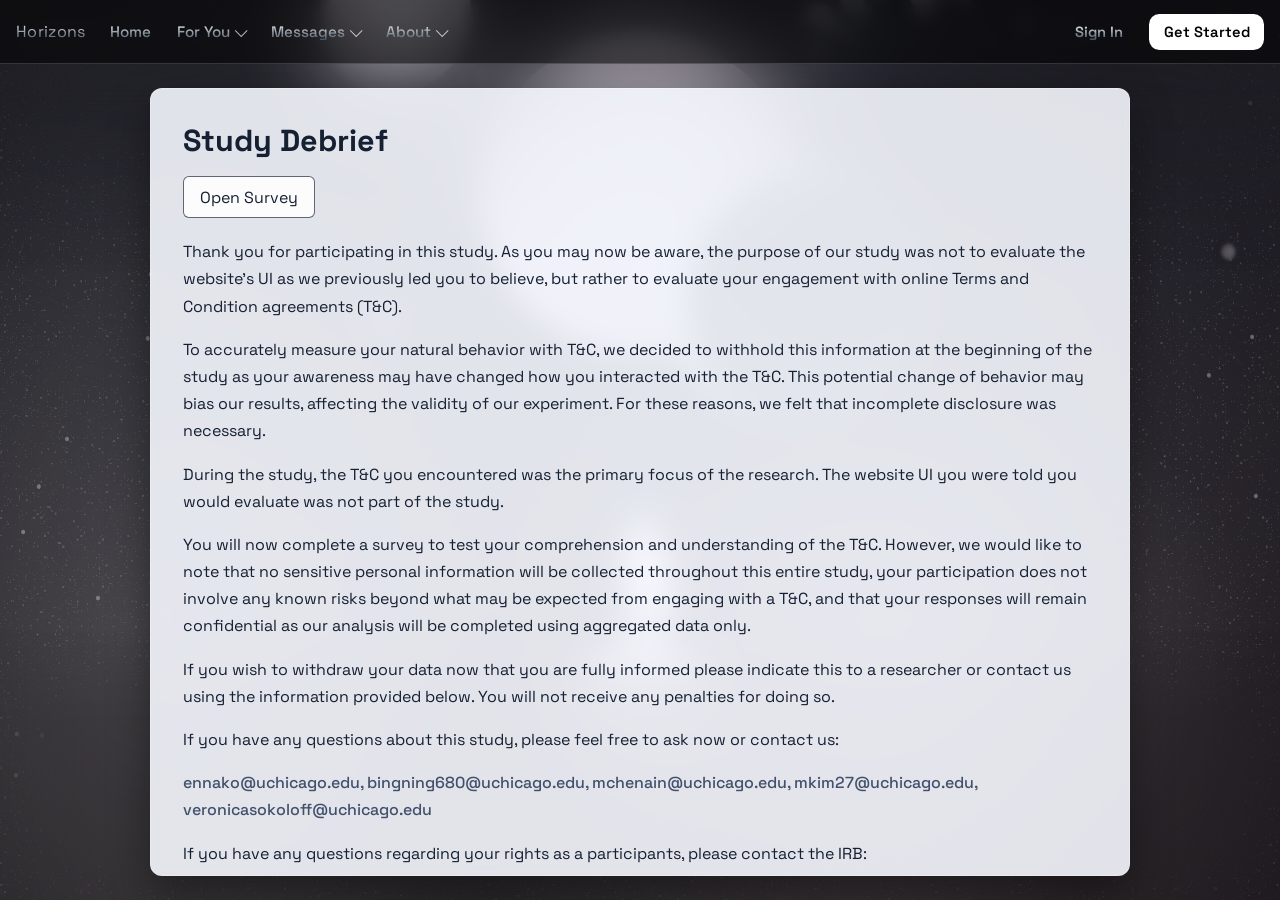
<file: link.html>
<!DOCTYPE html>
<html lang="en">

<head>
  <meta charset="UTF-8" />
  <meta name="viewport" content="width=device-width, initial-scale=1.0" />
  <title>Next Page</title>
  <link rel="stylesheet" href="styles.css" />
</head>

<body>
  <div id="cosmicBackground" class="cosmic-background" aria-hidden="true">
    <div class="stars"></div>
    <div class="stars-highlights"></div>
    <div class="planets" data-count="5"></div>
    <div class="planets-2" data-count="50"></div>
    <div class="startails" data-count="201"></div>
    <div class="scene">
      <div class="sun"></div>
      <div class="planet"></div>
      <div class="planet-2"></div>
      <div class="planet-3"></div>
      <div class="planet-4"></div>
      <div class="planet-6"></div>
      <div class="planet-5">
        <div class="structure-1"></div>
        <div class="structure-2"></div>
        <div class="structure-3"></div>
      </div>
      <div class="human">
        <div class="neck"></div>
        <div class="head"></div>
        <div class="body">
          <div class="shoulder"></div>
          <div class="back"></div>
          <div class="hip">
            <div class="center"></div>
          </div>
        </div>
        <div class="leg left">
          <div class="knee"></div>
          <div class="lower"></div>
        </div>
        <div class="leg right">
          <div class="knee"></div>
          <div class="lower"></div>
        </div>
        <div class="arm left">
          <div class="hand"></div>
        </div>
        <div class="arm right">
          <div class="hand"></div>
        </div>
      </div>
      <div class="human shadow">
        <div class="neck"></div>
        <div class="head"></div>
        <div class="body">
          <div class="shoulder"></div>
          <div class="back"></div>
          <div class="hip">
            <div class="center"></div>
          </div>
        </div>
        <div class="leg left">
          <div class="knee"></div>
          <div class="lower"></div>
        </div>
        <div class="leg right">
          <div class="knee"></div>
          <div class="lower"></div>
        </div>
        <div class="arm left">
          <div class="hand"></div>
        </div>
        <div class="arm right">
          <div class="hand"></div>
        </div>
      </div>
      <div class="cuboid">
        <div class="top">
          <div class="outline"></div>
          <div class="outline"></div>
          <div class="outline"></div>
          <div class="outline"></div>
        </div>
        <div class="front"></div>
        <div class="right"></div>
      </div>
    </div>
    <div class="highlight"></div>
    <div class="color-filter"></div>
    <svg class="cosmic-filter" xmlns="http://www.w3.org/2000/svg">
      <filter id="stars">
        <feTurbulence baseFrequency="0.275"></feTurbulence>
        <feColorMatrix values="0 0 0 9 -5
                    0 0 0 9 -4
                    0 0 0 9 -5
                    0 0 0 0 1"></feColorMatrix>
      </filter>
      <filter id="stars-highlights">
        <feTurbulence baseFrequency="0.675"></feTurbulence>
        <feColorMatrix values="0 0 0 9 -5
                    0 0 0 9 -4
                    0 0 0 9 -5
                    0 0 0 0 1"></feColorMatrix>
      </filter>
      <filter id="planet-structure">
        <feTurbulence baseFrequency="0.195"></feTurbulence>
        <feColorMatrix values="0 0 0 1 -9
                    0 0 0 9 -1.5
                    0 0 0 2 -6
                    0 0 0 0 1"></feColorMatrix>
      </filter>
    </svg>
  </div>

  <header class="site-header">
    <div class="site-header-inner">
      <div class="site-header-left">
        <details class="mobile-navigation">
          <summary class="mobile-navigation-toggle" aria-label="Open navigation menu">
            <span></span>
            <span></span>
            <span></span>
          </summary>
          <div class="mobile-navigation-panel">
            <a href="#" class="mobile-navigation-link"><span class="nav-gradient-text">Home</span></a>

            <div class="mobile-navigation-section">
              <p class="mobile-navigation-heading"><span class="nav-gradient-text">For You</span></p>
              <a href="#" class="mobile-navigation-link"><span class="nav-gradient-text">Easter Eggs</span></a>
              <a href="#" class="mobile-navigation-link"><span class="nav-gradient-text">Documentation</span></a>
              <a href="#" class="mobile-navigation-link"><span class="nav-gradient-text">Templates</span></a>
            </div>

            <div class="mobile-navigation-section">
              <p class="mobile-navigation-heading"><span class="nav-gradient-text">Messages</span></p>
              <a href="#" class="mobile-navigation-link"><span class="nav-gradient-text">You're a taxi.</span></a>
              <a href="#" class="mobile-navigation-link"><span class="nav-gradient-text">No brain rot here. Cause I will skibidi rizz other brain rot words</span></a>
              <a href="#" class="mobile-navigation-link"><span class="nav-gradient-text">I'm excited to announce that I will be working at Mickey Mouse Clubhouse this summer</span></a>
              <a href="#" class="mobile-navigation-link"><span class="nav-gradient-text">My mom is kinda homeless</span></a>
            </div>

            <div class="mobile-navigation-section">
              <p class="mobile-navigation-heading"><span class="nav-gradient-text">About</span></p>
              <a href="#" class="mobile-navigation-link"><span class="nav-gradient-text">Cookie Monster</span></a>
              <a href="#" class="mobile-navigation-link"><span class="nav-gradient-text">Son I'm Crine</span></a>
              <a href="#" class="mobile-navigation-link"><span class="nav-gradient-text">Megamind</span></a>
            </div>
          </div>
        </details>

        <a href="#" class="site-logo"><span class="nav-gradient-text">Horizons</span></a>

        <nav class="desktop-navigation" aria-label="Primary navigation">
          <a href="#" class="navigation-link"><span class="nav-gradient-text">Home</span></a>

          <details class="navigation-dropdown">
            <summary class="navigation-trigger"><span class="nav-gradient-text">For You</span></summary>
            <div class="navigation-panel navigation-panel-description">
              <a href="#" class="navigation-card">
                <span class="navigation-card-title">Easter Eggs</span>
                <span class="navigation-card-description">There are no easter eggs in this application, go away.</span>
              </a>
              <a href="#" class="navigation-card">
                <span class="navigation-card-title">Documentation</span>
                <span class="navigation-card-description">There is not much to learn really.</span>
              </a>
              <a href="#" class="navigation-card">
                <span class="navigation-card-title">Templates</span>
                <span class="navigation-card-description">Shoutout 21st.dev and codepen for background UI
                  inspiration!</span>
              </a>
            </div>
          </details>

          <details class="navigation-dropdown">
            <summary class="navigation-trigger"><span class="nav-gradient-text">Messages</span></summary>
            <div class="navigation-panel navigation-panel-vertical">
              <a href="#" class="navigation-card">
                <span class="navigation-card-title">You're a taxi.</span>
              </a>
              <a href="#" class="navigation-card">
                <span class="navigation-card-title">No brain rot here. Cause I will skibidi rizz other brain rot
                  words</span>
              </a>
              <a href="#" class="navigation-card">
                <span class="navigation-card-title">I'm excited to announce that I will be working at Mickey Mouse
                  Clubhouse this summer</span>
              </a>
              <a href="#" class="navigation-card">
                <span class="navigation-card-title">My mom is kinda homeless</span>
              </a>
            </div>
          </details>

          <details class="navigation-dropdown">
            <summary class="navigation-trigger"><span class="nav-gradient-text">About</span></summary>
            <div class="navigation-panel navigation-panel-icon">
              <a href="#" class="navigation-card navigation-card-icon">
                <span class="navigation-card-symbol">🍪</span>
                <span class="navigation-card-title">Cookie Monster</span>
              </a>
              <a href="#" class="navigation-card navigation-card-icon">
                <span class="navigation-card-symbol">😭</span>
                <span class="navigation-card-title">Son I'm Crine</span>
              </a>
              <a href="#" class="navigation-card navigation-card-icon">
                <span class="navigation-card-symbol">🧠</span>
                <span class="navigation-card-title">Megamind</span>
              </a>
            </div>
          </details>
        </nav>
      </div>

      <div class="site-header-right">
        <a href="#" class="header-action header-action-secondary"><span class="nav-gradient-text">Sign In</span></a>
        <a href="#" class="header-action header-action-primary"><span>Get Started</span></a>
      </div>
    </div>
  </header>

  <main class="page-wrapper">
    <section class="content-card second-page debrief-card">
      <h1>Study Debrief</h1>
      <a class="primary-link"
        href="https://docs.google.com/forms/d/e/1FAIpQLSdFH65s2Tv7H8bmhKfwXR2Yf7Ht1kdsTFJBsW1dng1e1Vuc5w/viewform?usp=publish-editor"
        target="_blank" rel="noopener noreferrer">
        Open Survey
      </a>
      <p>
        Thank you for participating in this study. As you may now be aware, the purpose of our
        study was not to evaluate the website's UI as we previously led you to believe, but
        rather to evaluate your engagement with online Terms and Condition agreements (T&amp;C).
      </p>
      <p>
        To accurately measure your natural behavior with T&amp;C, we decided to withhold this
        information at the beginning of the study as your awareness may have changed how you
        interacted with the T&amp;C. This potential change of behavior may bias our results,
        affecting the validity of our experiment. For these reasons, we felt that incomplete
        disclosure was necessary.
      </p>
      <p>
        During the study, the T&amp;C you encountered was the primary focus of the research. The
        website UI you were told you would evaluate was not part of the study.
      </p>
      <p>
        You will now complete a survey to test your comprehension and understanding of the T&amp;C.
        However, we would like to note that no sensitive personal information will be collected
        throughout this entire study, your participation does not involve any known risks beyond
        what may be expected from engaging with a T&amp;C, and that your responses will remain
        confidential as our analysis will be completed using aggregated data only.
      </p>
      <p>
        If you wish to withdraw your data now that you are fully informed please indicate this to
        a researcher or contact us using the information provided below. You will not receive any
        penalties for doing so.
      </p>
      <p>
        If you have any questions about this study, please feel free to ask now or contact us:
      </p>
      <p class="contact-line">
        ennako@uchicago.edu, bingning680@uchicago.edu, mchenain@uchicago.edu, mkim27@uchicago.edu,
        veronicasokoloff@uchicago.edu
      </p>
      <p>
        If you have any questions regarding your rights as a participants, please contact the
        IRB:
      </p>
      <p class="contact-line">
        <a class="inline-text-link" href="https://sbsirb.uchicago.edu/aurairb/participants/" target="_blank"
          rel="noopener noreferrer">
          https://sbsirb.uchicago.edu/aurairb/participants/
        </a>
      </p>
      <p>Please ensure you complete the survey before leaving. Thank you for your time and participation.</p>
    </section>
  </main>

  <script src="script.js?v=visual-condition-1"></script>
</body>

</html>
</file>
<file: styles.css>
@import url("https://fonts.googleapis.com/css2?family=Space+Grotesk:wght@300;400;500;600;700&display=swap");

:root {
  --page-background-color: #050816;
  --card-background-color: rgba(247, 249, 255, 0.9);
  --card-border-color: rgba(255, 255, 255, 0.24);
  --card-shadow-color: rgba(0, 0, 0, 0.42);
  --text-color: #162033;
  --muted-text-color: #41506c;
  --field-border-color: rgba(57, 72, 102, 0.28);
  --field-background-color: rgba(255, 255, 255, 0.95);
  --button-background-color: rgba(255, 255, 255, 0.9);
  --button-border-color: rgba(29, 39, 61, 0.7);
  --button-hover-color: #dce8ff;
  --focus-outline-color: #9fd0ff;
  --header-height: 4rem;
  --spacing-medium: 1rem;
  --spacing-large: 1.5rem;
  --corner-radius: 12px;
  --header-text-gradient: linear-gradient(180deg, #ffffff 0%, #38495a 100%);
  --content-card-maximum-width: 900px;
  --terms-document-desktop-minimum-height: 20rem;
  --terms-document-mobile-minimum-height: 16rem;
  --terms-document-maximum-height: 44rem;
  --terms-symbol-key-width: 18rem;
  --terms-symbol-icon-size: 2.75rem;
}

* {
  box-sizing: border-box;
}

html {
  overflow-x: hidden;
}

body {
  margin: 0;
  font-family: "Space Grotesk", "Segoe UI", sans-serif;
  min-height: 100vh;
  min-height: 100dvh;
  color: var(--text-color);
  position: relative;
  overflow-x: hidden;
  overflow-y: auto;
  background: var(--page-background-color);
}

.cosmic-background *,
.cosmic-background *::before,
.cosmic-background *::after {
  box-sizing: border-box;
}

.cosmic-filter {
  position: absolute;
  width: 0;
  height: 0;
}

.site-header {
  position: relative;
  z-index: 20;
  height: var(--header-height);
  border-bottom: 1px solid rgba(255, 255, 255, 0.16);
  background: rgba(0, 0, 0, 0.52);
  backdrop-filter: blur(8px);
  color: #ffffff;
}

.terms-page-locked .site-header {
  pointer-events: none;
  background: rgba(0, 0, 0, 0.52);
}

.site-header-inner {
  display: flex;
  align-items: center;
  justify-content: space-between;
  gap: 1rem;
  max-width: 100%;
  height: 100%;
  padding: 0 1rem;
}

.site-header-left,
.site-header-right {
  display: flex;
  align-items: center;
  gap: 0.75rem;
}

.site-header-left {
  min-width: 0;
}

.site-logo,
.navigation-link,
.navigation-trigger,
.header-action,
.mobile-navigation-link {
  color: #ffffff;
  text-decoration: none;
  font-family: "Space Grotesk", "Segoe UI", sans-serif;
  font-weight: 300;
}

.nav-gradient-text {
  display: inline-block;
  background-image: var(--header-text-gradient);
  background-size: 100% 100%;
  background-repeat: no-repeat;
  -webkit-background-clip: text;
  background-clip: text;
  -webkit-text-fill-color: transparent;
}

.site-logo {
  font-weight: 400;
  letter-spacing: 0.02em;
}

.desktop-navigation {
  display: flex;
  align-items: center;
  gap: 0.15rem;
}

.navigation-link,
.navigation-trigger {
  display: inline-flex;
  align-items: center;
  gap: 0.35rem;
  min-height: 2.5rem;
  padding: 0.5rem 0.75rem;
  border-radius: 0.55rem;
  font-size: 0.95rem;
  font-weight: 500;
  background: transparent;
  cursor: pointer;
  list-style: none;
  white-space: nowrap;
}

.navigation-trigger::-webkit-details-marker {
  display: none;
}

.navigation-link:hover,
.navigation-trigger:hover,
.navigation-dropdown[open] > .navigation-trigger {
  background: rgba(255, 255, 255, 0.12);
}

.navigation-dropdown {
  position: relative;
}

.navigation-trigger::after {
  content: "";
  width: 0.5rem;
  height: 0.5rem;
  border-right: 1.5px solid rgba(255, 255, 255, 0.85);
  border-bottom: 1.5px solid rgba(255, 255, 255, 0.85);
  transform: rotate(45deg) translateY(-1px);
  opacity: 0.8;
}

.navigation-dropdown[open] > .navigation-trigger::after {
  transform: rotate(225deg) translateY(-1px);
}

.navigation-panel {
  position: absolute;
  top: calc(100% + 0.65rem);
  left: 0;
  display: grid;
  gap: 0.75rem;
  min-width: 20rem;
  padding: 1rem;
  border: 1px solid rgba(255, 255, 255, 0.14);
  border-radius: 1rem;
  background: rgba(12, 12, 12, 0.96);
  box-shadow: 0 20px 45px rgba(0, 0, 0, 0.45);
}

.navigation-panel-description {
  width: 24rem;
}

.navigation-panel-simple,
.navigation-panel-icon {
  grid-template-columns: repeat(2, minmax(0, 1fr));
  width: 22rem;
}

.navigation-panel-vertical {
  display: flex;
  flex-direction: column;
  width: 11rem;
}

.navigation-card {
  display: block;
  padding: 0.85rem;
  border-radius: 0.8rem;
  color: #ffffff;
  text-decoration: none;
  background: transparent;
}

.navigation-card:hover {
  background: rgba(255, 255, 255, 0.08);
}

.navigation-card-title {
  display: block;
  font-size: 0.94rem;
  font-weight: 600;
}

.navigation-panel-vertical .navigation-card-title {
  overflow: hidden;
  text-overflow: ellipsis;
  white-space: nowrap;
}

.navigation-card-description {
  display: block;
  margin-top: 0.35rem;
  color: rgba(255, 255, 255, 0.7);
  font-size: 0.86rem;
  line-height: 1.4;
}

.navigation-card-icon {
  display: flex;
  align-items: center;
  gap: 0.7rem;
}

.navigation-card-symbol {
  flex-shrink: 0;
  width: 1.2rem;
  text-align: center;
  opacity: 0.86;
}

.header-action {
  display: inline-flex;
  align-items: center;
  justify-content: center;
  min-height: 2.25rem;
  padding: 0.55rem 0.9rem;
  border-radius: 0.65rem;
  font-size: 0.92rem;
  font-weight: 600;
}

.header-action-secondary {
  background: transparent;
}

.header-action-secondary:hover {
  background: rgba(255, 255, 255, 0.12);
}

.header-action-primary {
  color: #000000;
  background: #ffffff;
}

.header-action-primary:hover {
  background: #e9e9e9;
}

.mobile-navigation {
  display: none;
  position: relative;
}

.mobile-navigation-toggle {
  display: inline-flex;
  flex-direction: column;
  justify-content: center;
  gap: 0.24rem;
  width: 2.5rem;
  height: 2.5rem;
  padding: 0.5rem;
  border-radius: 0.6rem;
  cursor: pointer;
  list-style: none;
}

.mobile-navigation-toggle::-webkit-details-marker {
  display: none;
}

.mobile-navigation-toggle:hover,
.mobile-navigation[open] .mobile-navigation-toggle {
  background: rgba(255, 255, 255, 0.12);
}

.mobile-navigation-toggle span {
  display: block;
  width: 100%;
  height: 2px;
  background: #ffffff;
  border-radius: 999px;
}

.mobile-navigation-panel {
  position: absolute;
  top: calc(100% + 0.65rem);
  left: 0;
  width: min(16rem, calc(100vw - 2rem));
  padding: 0.55rem;
  border: 1px solid rgba(255, 255, 255, 0.14);
  border-radius: 1rem;
  background: rgba(12, 12, 12, 0.97);
  box-shadow: 0 20px 45px rgba(0, 0, 0, 0.45);
}

.mobile-navigation-section {
  margin-top: 0.55rem;
  padding-top: 0.55rem;
  border-top: 1px solid rgba(255, 255, 255, 0.1);
}

.mobile-navigation-heading {
  margin: 0 0 0.3rem;
  padding: 0 0.55rem;
  color: rgba(255, 255, 255, 0.78);
  font-family: "Space Grotesk", "Segoe UI", sans-serif;
  font-weight: 300;
  font-size: 0.72rem;
  letter-spacing: 0.08em;
  text-transform: uppercase;
}

.mobile-navigation-link {
  display: block;
  padding: 0.7rem 0.55rem;
  border-radius: 0.7rem;
  font-size: 0.95rem;
}

.mobile-navigation-link:hover {
  background: rgba(255, 255, 255, 0.08);
}

.page-wrapper {
  display: flex;
  align-items: center;
  justify-content: center;
  min-height: calc(100vh - var(--header-height));
  min-height: calc(100dvh - var(--header-height));
  padding: var(--spacing-large);
  position: relative;
  z-index: 10;
}

.content-card {
  width: 100%;
  max-width: var(--content-card-maximum-width);
  background: var(--card-background-color);
  padding: var(--spacing-large);
  border-radius: var(--corner-radius);
  border: 1px solid var(--card-border-color);
  box-shadow: 0 16px 42px var(--card-shadow-color);
  backdrop-filter: blur(14px);
  overflow: hidden;
}

.terms-page-card {
  padding-left: 0;
  padding-right: 0;
}

.terms-layout {
  display: grid;
  grid-template-columns: var(--terms-symbol-key-width) minmax(0, var(--content-card-maximum-width));
  align-items: center;
  justify-content: center;
  gap: 1rem;
  width: 100%;
  max-width: calc(var(--content-card-maximum-width) + var(--terms-symbol-key-width) + 1rem);
}

.terms-symbol-key {
  width: 100%;
  padding: 1.3rem;
  border: 1px solid var(--card-border-color);
  border-radius: var(--corner-radius);
  background: rgba(247, 249, 255, 0.82);
  box-shadow: 0 16px 42px rgba(0, 0, 0, 0.28);
  backdrop-filter: blur(14px);
}

.terms-symbol-key h2 {
  margin: 0 0 1rem;
  color: var(--text-color);
  font-size: 1.08rem;
  font-weight: 700;
}

.terms-symbol-list {
  display: grid;
  gap: 0.9rem;
  margin: 0;
  padding: 0;
  list-style: none;
}

.terms-symbol-item {
  display: grid;
  grid-template-columns: var(--terms-symbol-icon-size) minmax(0, 1fr);
  align-items: center;
  gap: 0.8rem;
  min-width: 0;
  color: var(--muted-text-color);
  font-size: 1rem;
  font-weight: 600;
  line-height: 1.25;
}

.terms-symbol-item span {
  min-width: 0;
  overflow-wrap: anywhere;
}

.terms-symbol-icon {
  display: block;
  width: var(--terms-symbol-icon-size);
  height: var(--terms-symbol-icon-size);
  object-fit: contain;
}

.terms-title-bar {
  display: flex;
  align-items: center;
  min-height: 4.25rem;
  margin-top: calc(-1 * var(--spacing-large));
  margin-bottom: 0;
  padding: 0 1.5rem;
  border-bottom: 1px solid rgba(57, 72, 102, 0.2);
  background: linear-gradient(180deg, rgba(255, 255, 255, 0.94) 0%, rgba(237, 242, 252, 0.9) 100%);
}

.terms-title-bar h1 {
  margin: 0;
  font-size: 1.35rem;
}

.helper-text {
  margin-top: 0;
  margin-bottom: var(--spacing-medium);
  color: var(--muted-text-color);
  overflow-wrap: anywhere;
}

.terms-container {
  width: 100%;
  max-width: 100%;
  min-width: 0;
  height: clamp(
    var(--terms-document-desktop-minimum-height),
    62dvh,
    var(--terms-document-maximum-height)
  );
  min-height: var(--terms-document-desktop-minimum-height);
  border-bottom: 1px solid rgba(57, 72, 102, 0.2);
  background-color: rgba(255, 255, 255, 0.96);
  overflow-x: hidden;
  overflow-y: auto;
}

.terms-document-state-message {
  margin: 0;
  padding: 1rem 1rem 0;
  color: var(--muted-text-color);
  font-size: 0.95rem;
  line-height: 1.5;
}

.terms-document-state-message[data-state="error"] {
  color: #7d2434;
}

.terms-document-viewer {
  width: 100%;
  max-width: 100%;
  min-width: 0;
  display: flex;
  flex-direction: column;
  gap: 1rem;
  padding: 1rem;
}

.terms-document-page {
  width: 100%;
  display: flex;
  justify-content: center;
}

.terms-document-canvas {
  display: block;
  width: 100%;
  max-width: 100%;
  height: auto;
  border-radius: 0.4rem;
  box-shadow: 0 8px 24px rgba(22, 32, 51, 0.12);
}

.form-layout {
  display: flex;
  flex-direction: column;
  gap: 0.75rem;
}

.consent-section {
  padding-left: var(--spacing-large);
  padding-right: var(--spacing-large);
  padding-top: var(--spacing-medium);
}

input[type="text"] {
  width: 100%;
  padding: 0.65rem;
  font-size: 1rem;
  border: 1px solid var(--field-border-color);
  border-radius: 8px;
  background-color: var(--field-background-color);
  color: var(--text-color);
}

.button-group {
  display: flex;
  gap: 0.75rem;
}

button,
.primary-link {
  padding: 0.6rem 1rem;
  border-radius: 6px;
  border: 1px solid var(--button-border-color);
  background-color: var(--button-background-color);
  color: var(--text-color);
  cursor: pointer;
  text-decoration: none;
  display: inline-block;
  transition: background-color 160ms ease, transform 160ms ease, box-shadow 160ms ease;
}

button:hover:not(:disabled),
.primary-link:hover {
  background-color: var(--button-hover-color);
  transform: translateY(-1px);
  box-shadow: 0 8px 20px rgba(33, 55, 104, 0.18);
}

button:focus-visible,
.primary-link:focus-visible,
input[type="text"]:focus-visible,
.terms-container:focus-visible,
.navigation-link:focus-visible,
.navigation-trigger:focus-visible,
.header-action:focus-visible,
.mobile-navigation-toggle:focus-visible,
.mobile-navigation-link:focus-visible,
.site-logo:focus-visible,
.navigation-card:focus-visible {
  outline: 3px solid var(--focus-outline-color);
  outline-offset: 3px;
}

button:disabled {
  opacity: 0.5;
  cursor: not-allowed;
}

.status-message {
  min-height: 0;
  margin: 0;
}

.status-message:empty {
  display: none;
}

.status-message:not(:empty) {
  min-height: 1.25rem;
  margin-top: 0.5rem;
}

@media (max-width: 1100px) {
  .terms-layout {
    grid-template-columns: minmax(0, var(--content-card-maximum-width));
    max-width: var(--content-card-maximum-width);
    border: 1px solid var(--card-border-color);
    border-radius: var(--corner-radius);
    background: var(--card-background-color);
    box-shadow: 0 16px 42px var(--card-shadow-color);
    backdrop-filter: blur(14px);
    overflow: hidden;
  }

  .terms-symbol-key {
    order: 1;
    display: grid;
    grid-template-columns: auto minmax(0, 1fr);
    align-items: start;
    gap: 0.75rem;
    border: 0;
    border-bottom: 1px solid rgba(57, 72, 102, 0.2);
    border-radius: 0;
    background: rgba(247, 249, 255, 0.72);
    box-shadow: none;
    backdrop-filter: none;
  }

  .terms-symbol-key h2 {
    margin-bottom: 0;
    line-height: var(--terms-symbol-icon-size);
    white-space: nowrap;
  }

  .terms-symbol-list {
    grid-template-columns: repeat(2, minmax(0, 1fr));
    gap: 0.5rem 0.75rem;
  }

  .terms-page-card {
    display: contents;
  }

  .terms-title-bar,
  .terms-container,
  .consent-section {
    grid-column: 1;
    min-width: 0;
  }

  .terms-title-bar {
    order: 2;
    margin-top: 0;
  }

  .terms-container {
    order: 3;
    border-top: 1px solid rgba(57, 72, 102, 0.2);
  }

  .consent-section {
    order: 4;
  }
}

@media (max-width: 720px) {
  .page-wrapper {
    align-items: stretch;
    justify-content: flex-start;
    min-height: calc(100dvh - var(--header-height));
    padding: 1rem 1rem 2rem;
  }

  .terms-layout {
    width: calc(100vw - 2rem);
    min-width: 0;
    max-width: calc(100vw - 2rem);
  }

  .terms-title-bar {
    width: calc(100vw - 2rem);
    max-width: calc(100vw - 2rem);
    padding: 0 1rem;
  }

  .terms-symbol-key {
    --terms-symbol-icon-size: 1.75rem;
    width: calc(100vw - 2rem);
    max-width: calc(100vw - 2rem);
    grid-template-columns: 1fr;
    gap: 0.6rem;
    padding: 0.75rem 1rem;
  }

  .terms-symbol-key h2 {
    line-height: 1.2;
  }

  .terms-symbol-list {
    grid-template-columns: repeat(2, minmax(0, 1fr));
    gap: 0.55rem 0.65rem;
  }

  .terms-symbol-item {
    gap: 0.45rem;
    font-size: 0.7rem;
  }

  .terms-container {
    width: 100%;
    max-width: 100%;
    height: clamp(
      var(--terms-document-mobile-minimum-height),
      54dvh,
      var(--terms-document-maximum-height)
    );
    min-height: var(--terms-document-mobile-minimum-height);
    overflow-x: auto;
  }

  .terms-document-page {
    justify-content: flex-start;
  }

  .terms-document-canvas {
    max-width: none;
  }

  .consent-section {
    width: calc(100vw - 2rem);
    max-width: calc(100vw - 2rem);
    padding-left: 1rem;
    padding-right: 1rem;
    padding-top: 1rem;
    padding-bottom: 2rem;
  }

  .button-group {
    flex-direction: column;
  }
}

.second-page {
  text-align: center;
}

.debrief-card {
  max-width: 980px;
  max-height: calc(100vh - var(--header-height) - 3rem);
  padding: 2rem;
  overflow-y: auto;
  text-align: left;
}

.debrief-card h1 {
  margin-top: 0;
  margin-bottom: 1rem;
  font-size: 1.9rem;
}

.debrief-card p {
  margin-top: 0;
  margin-bottom: 1rem;
  line-height: 1.7;
}

.contact-line {
  color: var(--muted-text-color);
  font-weight: 500;
  word-break: break-word;
}

.inline-text-link {
  color: inherit;
}

.debrief-card .primary-link {
  margin-bottom: 1.25rem;
}

.cosmic-background {
  --color-primary: rgba(220, 219, 219, 0.78);
  --color-surface: #242425;
  --time: 24s;
  position: fixed;
  inset: 0;
  z-index: 0;
  overflow: hidden;
  pointer-events: none;
  background-color: var(--color-surface);
  perspective: 80vmax;
}

.cosmic-background::before {
  content: "";
  position: absolute;
  inset: 0;
  z-index: 11;
  background: rgba(0, 0, 0, 0.1);
  mask: linear-gradient(black 10%, transparent 30%, transparent 70%, black 80%);
  backdrop-filter: blur(5vmin) invert(0);
}

.stars,
.stars-highlights,
.planets,
.planets-2,
.startails,
.scene,
.highlight,
.color-filter {
  position: absolute;
  inset: 0;
}

.stars::before,
.stars-highlights::before {
  content: "";
  position: absolute;
  inset: 0;
  pointer-events: none;
}

.stars::before {
  filter: url(#stars) saturate(0) brightness(1.5);
  opacity: 0.15;
}

.stars-highlights {
  opacity: 0.6;
}

.stars-highlights::before {
  filter: url(#stars-highlights) saturate(0) brightness(1.5);
  opacity: 0.2;
}

.planets div,
.planets-2 div {
  position: absolute;
  width: 1.6vmax;
  aspect-ratio: 1;
  border-radius: 50%;
  opacity: 0.5;
  filter: blur(0.1rem);
  background: radial-gradient(
    90% 90% at 70% 50%,
    #bbbaba,
    #888586 38%,
    #121415 52%,
    #131617 60%,
    transparent 82%
  );
  transform: translate(
    calc(var(--position-x) * 100vw),
    calc(var(--position-y) * 100vh)
  );
}

.planets-2 div {
  width: 0.5vmax;
  opacity: 0.6;
  filter: none;
}

.startails {
  opacity: 0.6;
}

.startails div {
  --travel-distance: 20vmax;
  position: absolute;
  width: 0.55vmax;
  aspect-ratio: 3 / 1;
  border-radius: 999px;
  opacity: 0;
  background: white;
  box-shadow: none;
  translate: calc(var(--position-x) * 100vw) calc(var(--position-y) * 100vh);
}

.scene {
  display: grid;
  place-items: center;
  position: absolute;
  inset: 0;
  transform-style: preserve-3d;
  animation: scene-breathe var(--time) ease-in-out infinite;
}

@property --moon-angle {
  syntax: "<angle>";
  initial-value: 180deg;
  inherits: true;
}

@property --space {
  syntax: "<length>";
  initial-value: 0;
  inherits: true;
}

.scene > div {
  position: absolute;
  transform-style: preserve-3d;
}

.sun {
  width: 25vmax;
  aspect-ratio: 1;
  border-radius: 50%;
  transform: translateY(-20vmax);
  background: radial-gradient(circle at 60% 60%, #f6f6f6, #e8dbdd, #d9d9d9);
  box-shadow: none;
}

.planet {
  width: 17vmax;
  aspect-ratio: 1;
  border-radius: 50%;
  background: radial-gradient(90% 90% at 60% 55%, #252525, #2a2f33 52%, #ede9ea 62%);
  --orbit-radius: 15vmax;
  --translate-y-position: calc(-10vmax + sin(var(--moon-angle)) * var(--orbit-radius));
  --translate-z-position: calc(cos(var(--moon-angle)) * var(--orbit-radius) * -1);
  transform: translateY(var(--translate-y-position)) translateX(10vmax) translateZ(var(--translate-z-position));
  box-shadow: none;
  filter: blur(0.05vmax);
}

.planet-2 {
  width: 13vmax;
  aspect-ratio: 1;
  border-radius: 50%;
  background: radial-gradient(
    90% 90% at 60% 55%,
    #e3e3e3,
    #d2c6c8 52%,
    #212528 62%,
    transparent 82%
  );
  --orbit-radius: 2vmax;
  --translate-y-position: calc(-35vmax + sin(var(--moon-angle)) * var(--orbit-radius));
  --translate-z-position: calc(cos(var(--moon-angle)) * var(--orbit-radius));
  transform: translateY(var(--translate-y-position)) translateX(-20vmax) translateZ(var(--translate-z-position));
}

.planet-3 {
  width: 2vmax;
  aspect-ratio: 1;
  border-radius: 50%;
  transform: translate(-20vmax, -10vmax);
  opacity: 0.6;
  background: radial-gradient(
    90% 90% at 70% 50%,
    #eeeeee 16%,
    #b7aeb0 38%,
    #3c4144 52%,
    #2d3134 60%,
    transparent 82%
  );
}

.planet-4 {
  width: 1vmax;
  aspect-ratio: 1;
  border-radius: 50%;
  transform: translate(-22vmax, -11vmax);
  opacity: 0.5;
  background: radial-gradient(
    90% 90% at 70% 50%,
    #d0d0d0,
    #b7aeb0 38%,
    #121415 52%,
    #131617 60%,
    transparent 82%
  );
}

.planet-5 {
  width: 10vmax;
  aspect-ratio: 1;
  border-radius: 50%;
  clip-path: circle();
  overflow: clip;
  background: radial-gradient(
    90% 90% at 30% 55%,
    #797777,
    #515051 52%,
    #212528 62%,
    transparent 82%
  );
  filter: blur(0.03rem);
  --orbit-radius: 5vmax;
  --translate-y-position: calc(-35vmax + sin(var(--moon-angle)) * var(--orbit-radius));
  --translate-z-position: calc(cos(var(--moon-angle)) * var(--orbit-radius));
  transform: translateY(var(--translate-y-position)) translateX(18vmax) translateZ(var(--translate-z-position));
}

.planet-5 .structure-1,
.planet-5 .structure-2,
.planet-5 .structure-3 {
  position: absolute;
  inset: -20vmax;
  filter: url(#planet-structure) saturate(0);
}

.planet-5 .structure-1 {
  opacity: 0.4;
  transform: scale(4) translateX(1vmax);
}

.planet-5 .structure-2 {
  opacity: 0.5;
  transform: scale(7.5);
}

.planet-5 .structure-3 {
  opacity: 0.1;
  transform: scale(0.2) translateX(1vmax);
}

.planet-5::after {
  content: "";
  position: absolute;
  inset: 0;
  background: radial-gradient(circle at 5% 20%, transparent 30%, #171a1c 60%);
}

.planet-6 {
  width: 7vmax;
  aspect-ratio: 1;
  border-radius: 50%;
  background: radial-gradient(
    90% 90% at 30% 55%,
    #f3ecec,
    #7a7a7a 52%,
    #212528 72%,
    transparent
  );
  --orbit-radius: 6vmax;
  --translate-y-position: calc(-39.6vmax + sin(var(--moon-angle)) * var(--orbit-radius));
  --translate-z-position: calc(cos(var(--moon-angle)) * var(--orbit-radius));
  transform: translateY(var(--translate-y-position)) translateX(23vmax) translateZ(var(--translate-z-position));
  filter: blur(0.06rem);
  display: grid;
  place-items: center;
}

.planet-6::before,
.planet-6::after {
  content: "";
  position: absolute;
  left: 50%;
  top: 50%;
  border-radius: 50%;
  transform: translate(-50%, -50%) rotate(25deg);
  clip-path: ellipse(47% 22% at 50% 50%);
}

.planet-6::before {
  width: 12vmax;
  height: 1vmax;
  border: 1vmax solid #5e5e5e;
  box-shadow: inset 0 0 1rem black;
  filter: none;
  mask: radial-gradient(circle at 50% -20%, transparent 30%, black);
}

.planet-6::after {
  width: 12vmax;
  height: 1vmax;
  border: 2.6vmax solid #43484c;
  box-shadow: inset 0 0 1rem black;
  mask: radial-gradient(circle at 50% -20%, transparent 30%, black);
}

.human {
  position: absolute;
  width: 6vmax;
  height: 14vmax;
  display: grid;
  place-items: center;
  translate: 0 17vh;
  z-index: 111;
}

.human:not(.shadow) {
  filter: invert(0.04) drop-shadow(0 0 1.5vmax rgba(250, 250, 250, 0.6));
}

.human > div,
.human .body > div {
  position: absolute;
}

.human .head {
  width: 1.5vmax;
  height: 1.6vmax;
  background: white;
  border-radius: 50%;
  translate: 0.2vmax -6.2vmax;
  rotate: 355deg;
}

.human .head::before {
  content: "";
  position: absolute;
  width: 0.27vmax;
  height: 0.7vmax;
  background: white;
  border-radius: 50%;
  translate: 1.19vmax 0.5vmin;
  rotate: 136deg;
}

.human .head::after {
  content: "";
  position: absolute;
  width: 1.1vmax;
  height: 0.9vmax;
  background: white;
  border-radius: 50%;
  translate: 0.45vmax 0.66vmax;
  rotate: 45deg;
}

.human .neck {
  width: 0.8vmax;
  height: 1.5vmax;
  background: white;
  border-radius: 50%;
  translate: 0.2vmax -5.4vmax;
}

.human .neck::before {
  content: "";
  position: absolute;
  width: 0.3vmax;
  height: 1.5vmax;
  background: white;
  border-radius: 50%;
  translate: 0.6vmax 0.4vmax;
  rotate: 352deg;
}

.human .body {
  position: absolute;
  z-index: 11;
}

.human .shoulder::before,
.human .shoulder::after {
  content: "";
  position: absolute;
  width: 1.3vmax;
  height: 0.5vmax;
  background: white;
  border-radius: 50%;
}

.human .shoulder::before {
  translate: -1.1vmax -5vmax;
  rotate: 330deg;
}

.human .shoulder::after {
  translate: 0.4vmax -4.9vmax;
  rotate: 24deg;
}

.human .back {
  width: 1.3vmax;
  height: 4.1vmax;
  background: rgb(250, 250, 250);
  border-radius: 20%;
  translate: -0.2vmax -4.9vmax;
  rotate: 357deg;
}

.human .back::before {
  content: "";
  position: absolute;
  width: 2.9vmax;
  height: 1.5vmax;
  background: rgb(250, 250, 250);
  border-radius: 50%;
  translate: -1.4vmax 0.7vmax;
  rotate: 69deg;
  z-index: -1;
}

.human .back::after {
  content: "";
  position: absolute;
  width: 2.6vmax;
  height: 1vmax;
  background: rgb(250, 250, 250);
  border-radius: 50%;
  translate: 0.1vmax 1.1vmax;
  rotate: 96deg;
}

.human .hip .center {
  position: absolute;
  width: 1.6vmax;
  height: 1.8vmax;
  background: radial-gradient(white, #f5f5f5);
  border-radius: 39.6%;
  translate: -0.3vmax -3vmax;
  rotate: 267deg;
  display: grid;
}

.human .hip::before,
.human .hip::after {
  content: "";
  position: absolute;
}

.human .hip::before {
  width: 1.6vmax;
  height: 2.2vmax;
  background: radial-gradient(white, #e7e4e4);
  border-radius: 46.5%;
  translate: -0.6vmax -2.5vmax;
  rotate: 8deg;
}

.human .hip::after {
  width: 1.3vmax;
  height: 2.2vmax;
  background: radial-gradient(white, #f6f5f5);
  border-radius: 41.1%;
  translate: 0.3vmax -2.2vmax;
  rotate: 161deg;
}

.human .leg.right {
  position: absolute;
  width: 1.1vmax;
  height: 2.9vmax;
  background: white;
  border-radius: 50%;
  translate: 1.2vmax 0.4vmax;
  rotate: 348deg;
}

.human .leg.right::after {
  content: "";
  position: absolute;
  width: 0.7vmax;
  height: 2.9vmax;
  background: white;
  border-radius: 50%;
  translate: 0.5vmax 0.2vmax;
  rotate: 13deg;
}

.human .leg.right .knee {
  position: absolute;
  height: 1.7vmax;
  width: 0.75vmax;
  background: white;
  border-radius: 39.6%;
  translate: 0 2.2vmax;
  rotate: 15deg;
}

.human .leg.right .lower {
  position: absolute;
  height: 3.2vmax;
  width: 0.8vmax;
  background: white;
  border-radius: 50%;
  translate: -0.3vmax 2.4vmax;
  rotate: 15deg;
}

.human .leg.right .lower::before,
.human .leg.right .lower::after {
  content: "";
  position: absolute;
  background: white;
}

.human .leg.right .lower::before {
  width: 0.5vmax;
  height: 1.5vmax;
  border-radius: 67.8%;
  translate: 0.5vmax 2.6vmax;
  rotate: 66deg;
}

.human .leg.right .lower::after {
  width: 0.5vmax;
  height: 1.5vmax;
  border-radius: 27.8%;
  translate: 0.1vmax 2.3vmax;
  rotate: 0deg;
}

.human .leg.left {
  position: absolute;
  width: 1.1vmax;
  height: 2.9vmax;
  background: #f4efef;
  border-radius: 50%;
  translate: -0.3vmax 0.4vmax;
  rotate: 2deg;
  filter: invert(0.04);
  z-index: -1;
}

.human .leg.left::after {
  content: "";
  position: absolute;
  width: 0.7vmax;
  height: 2.9vmax;
  background: #f4efef;
  border-radius: 50%;
  translate: 0.5vmax 0.2vmax;
  rotate: 13deg;
}

.human .leg.left .knee {
  position: absolute;
  height: 1.7vmax;
  width: 0.75vmax;
  background: #e7e4e4;
  border-radius: 39.6%;
  translate: 0 2.2vmax;
  rotate: 5deg;
}

.human .leg.left .lower {
  position: absolute;
  height: 3.2vmax;
  width: 0.8vmax;
  background: #eae6e6;
  border-radius: 50%;
  translate: -0.1vmax 1.9vmax;
  rotate: 5deg;
}

.human .leg.left .lower::before,
.human .leg.left .lower::after {
  content: "";
  position: absolute;
  background: #e7e4e4;
}

.human .leg.left .lower::before {
  width: 0.5vmax;
  height: 1.5vmax;
  border-radius: 67.8%;
  translate: 0.5vmax 2.6vmax;
  rotate: 47deg;
}

.human .leg.left .lower::after {
  width: 0.5vmax;
  height: 1.55vmax;
  border-radius: 27.8%;
  translate: 0.1vmax 2.3vmax;
  rotate: 0deg;
}

.human .arm.right {
  position: absolute;
  width: 0.7vmax;
  height: 2.9vmax;
  background: white;
  border-radius: 27.8%;
  translate: 1.6vmax -3.1vmax;
  rotate: 346deg;
}

.human .arm.right::before,
.human .arm.right::after,
.human .arm.right .hand,
.human .arm.right .hand::after {
  content: "";
  position: absolute;
  background: white;
}

.human .arm.right::before {
  width: 0.3vmax;
  height: 2.45vmax;
  border-radius: 27.8%;
  translate: 0.3vmax 2.1vmax;
  rotate: 6deg;
}

.human .arm.right::after {
  width: 0.4vmax;
  height: 2.15vmax;
  border-radius: 27.8%;
  translate: 0.1vmax 2.1vmax;
  rotate: 351deg;
}

.human .arm.right .hand {
  position: absolute;
  width: 0.3vmax;
  height: 0.85vmax;
  border-radius: 27.8%;
  translate: 0.3vmax 3.7vmax;
  rotate: 353deg;
}

.human .arm.right .hand::after {
  width: 0.5vmax;
  height: 0.55vmax;
  border-radius: 39.2%;
  translate: -0.2vmax 0.6vmax;
  rotate: 65deg;
}

.human .arm.left {
  position: absolute;
  width: 0.7vmax;
  height: 2.5vmax;
  background: white;
  border-radius: 59.8%;
  translate: -0.9vmax -3.4vmax;
  rotate: 359deg;
  filter: invert(0.1);
  z-index: -2;
}

.human .arm.left::before,
.human .arm.left::after,
.human .arm.left .hand,
.human .arm.left .hand::after {
  content: "";
  position: absolute;
  background: white;
}

.human .arm.left::before {
  width: 0.3vmax;
  height: 2.45vmax;
  border-radius: 27.8%;
  translate: 0.3vmax 1.8vmax;
  rotate: 6deg;
}

.human .arm.left::after {
  width: 0.4vmax;
  height: 2.15vmax;
  border-radius: 27.8%;
  translate: 0.2vmax 2.1vmax;
  rotate: 351deg;
}

.human .arm.left .hand {
  position: absolute;
  width: 0.3vmax;
  height: 0.85vmax;
  border-radius: 27.8%;
  translate: 0.3vmax 3.7vmax;
  rotate: 353deg;
}

.human .arm.left .hand::after {
  width: 0.5vmax;
  height: 0.55vmax;
  border-radius: 39.2%;
  translate: -0.1vmax 0.2vmax;
  rotate: 65deg;
}

.human.shadow {
  transform: scaleY(-1) translateY(-9vmax);
  filter: invert(0.2);
  opacity: 0.5;
  z-index: 0;
  mask: linear-gradient(to top, black 25%, transparent 35%);
}

.human.shadow .leg.left .lower::before,
.human.shadow .leg.right .lower::before {
  rotate: 102deg;
}

.cuboid {
  --cuboid-size: 8vmax;
  --cuboid-half-size: calc(var(--cuboid-size) / 2);
  transform: rotateY(312deg) rotateX(350deg) rotateZ(10deg) translateY(20vh);
}

.cuboid .top {
  width: var(--cuboid-size);
  aspect-ratio: 1;
  opacity: 0.9;
  background: linear-gradient(135deg, #e8dbdd, #989699);
  transform: rotateX(90deg) translateZ(calc(var(--cuboid-half-size) * -1));
}

.cuboid .front,
.cuboid .right {
  position: absolute;
  width: var(--cuboid-size);
  aspect-ratio: 1 / 2;
}

.cuboid .front {
  opacity: 0.5;
  background: linear-gradient(#5f595d, transparent 60%);
  transform: translateZ(var(--cuboid-half-size));
}

.cuboid .right {
  opacity: 0.7;
  background: linear-gradient(#5f595d 10%, transparent 90%);
  transform: translate3d(var(--cuboid-half-size), 0, 0) rotateY(90deg);
  mask: radial-gradient(150% 120% at 0% 0%, black, transparent);
}

.cuboid .outline {
  position: absolute;
  --space: 0vmax;
  --space-half-size: calc(var(--cuboid-size) / 2);
  --animation-duration: 16s;
  --initial-space: var(--cuboid-half-size);
  width: var(--cuboid-size);
  aspect-ratio: 1;
  border: 0.0125vmax solid white;
  opacity: 0;
  padding: var(--space);
  box-shadow:
    inset 0 0 0.5vmax rgba(255, 255, 255, 0.4),
    0 0 0.5vmax rgba(255, 255, 255, 0.4);
  translate: calc(-50% + var(--space-half-size)) calc(-50% + var(--space-half-size));
}

.cuboid .outline:nth-of-type(2) {
  opacity: 0.15;
}

.cuboid .outline:nth-of-type(3) {
  opacity: 0.1;
}

.cuboid .outline:nth-of-type(4) {
  opacity: 0.05;
}

.highlight {
  background:
    radial-gradient(50vmin 70vmin at 70% 70%, rgba(255, 255, 255, 0.12), transparent),
    radial-gradient(40vmin 30vmin at 70% 70%, rgba(255, 255, 255, 0.12), transparent),
    radial-gradient(40vmin 60vmin at 10% 70%, rgba(255, 255, 255, 0.14), transparent),
    radial-gradient(80vmin 100vh at 30% 70%, rgba(255, 255, 255, 0.1), transparent);
  filter: none;
}

.color-filter {
  background: conic-gradient(
    at 50% 60%,
    rgb(50 56 92 / 27%),
    rgb(152 75 132 / 7%),
    rgb(150 75 152 / 4%),
    rgb(50 56 92 / 27%)
  );
  mix-blend-mode: normal;
}

@keyframes scene-breathe {
  from {
    transform: scale(0.9);
  }

  50% {
    transform: scale(1);
  }

  to {
    transform: scale(0.9);
  }
}


@media (max-width: 640px) {
  .desktop-navigation,
  .site-header-right {
    display: none;
  }

  .mobile-navigation {
    display: block;
  }

  .content-card {
    padding: 1.1rem;
    min-width: 0;
  }

  .debrief-card {
    max-height: calc(100vh - var(--header-height) - 2rem);
    padding: 1.35rem;
  }

  .button-group {
    flex-direction: column;
  }
}
</file>
